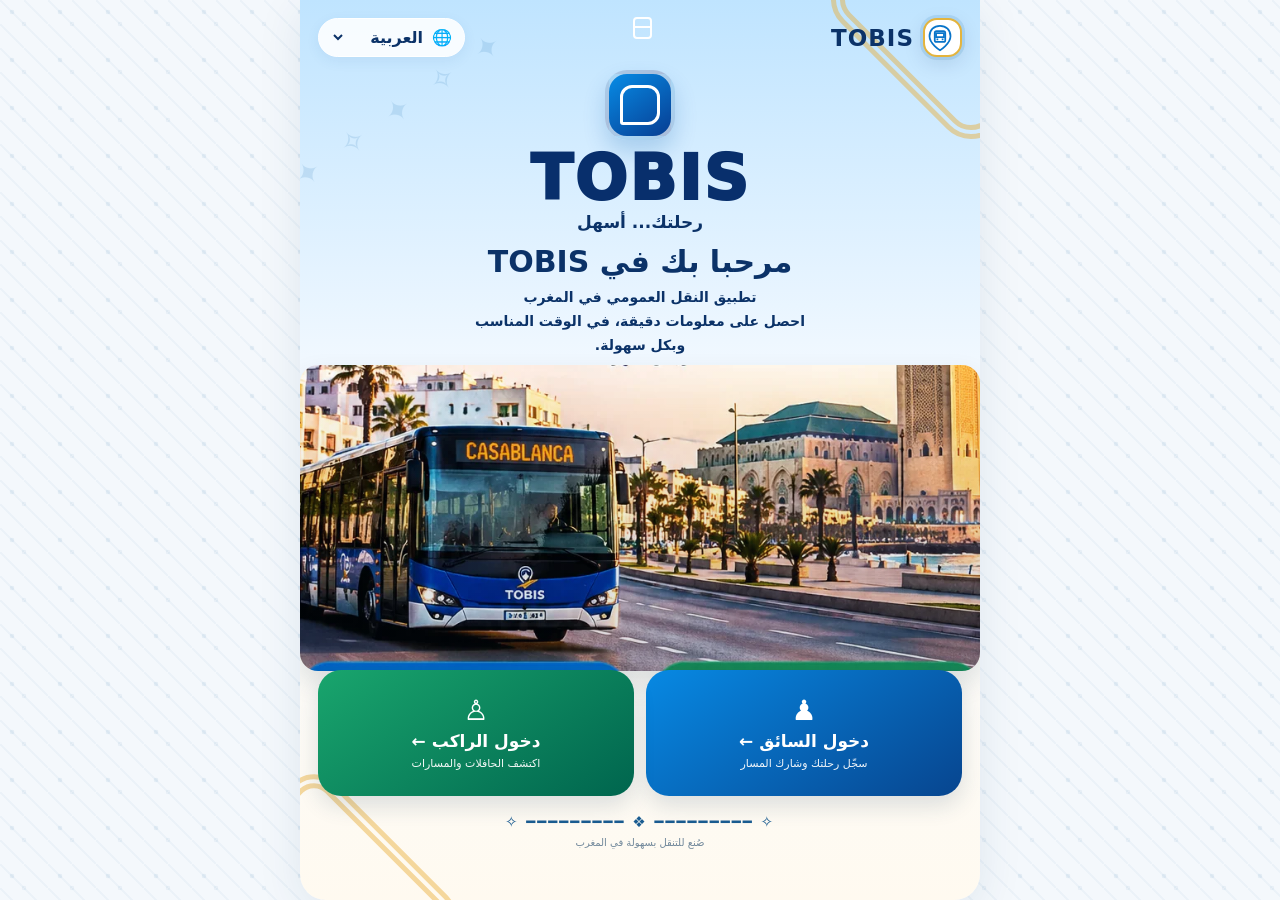
<file: TOBIS_share_all_qr.html>
<!doctype html>
<html lang="fr">
<head>
<meta charset="utf-8"><meta name="viewport" content="width=device-width,initial-scale=1,viewport-fit=cover"><meta name="theme-color" content="#075ba8"><title>TOBIS — Transport urbain</title>
<style>
:root{--blue:#0867b2;--deep:#07477f;--sky:#eaf5ff;--green:#159b70;--ink:#142b40;--muted:#6b7f91;--line:#dce7f0;--bg:#f3f7fb;--white:#fff;--shadow:0 10px 30px #103e6410}*{box-sizing:border-box}body{margin:0;background:var(--bg);font-family:Inter,system-ui,-apple-system,"Segoe UI",sans-serif;color:var(--ink)}button,input,select{font:inherit}button{cursor:pointer}.app{max-width:1120px;margin:auto;min-height:100vh}.top{display:none!important}.toprow{display:flex;align-items:center;justify-content:space-between;gap:12px}.brand{display:flex;align-items:center;gap:10px}.logo{width:48px;height:48px;border-radius:15px;background:#fff;color:var(--blue);display:grid;place-items:center;box-shadow:0 6px 20px #002a5526}.logo svg{width:32px}.brand h1{font-size:24px;letter-spacing:1px;margin:0}.brand p{margin:2px 0 0;font-size:12px;opacity:.85}.mode{display:flex;gap:5px;background:#ffffff22;border-radius:13px;padding:4px}.mode button{border:0;background:transparent;color:#fff;padding:9px 12px;border-radius:10px;font-weight:700;font-size:13px}.mode button.active{background:#fff;color:var(--blue)}.intro{margin-top:23px}.intro h2{font-size:clamp(22px,4vw,32px);margin:0 0 7px}.intro p{margin:0;color:#d9edff;font-size:14px}.content{padding:0 16px 100px;margin-top:-12px}.searchbar,.card{background:var(--white);border:1px solid var(--line);border-radius:18px;box-shadow:var(--shadow)}.searchbar{padding:15px;display:grid;grid-template-columns:1fr 1fr auto;gap:10px;align-items:end}.field label{display:block;color:var(--muted);font-size:12px;font-weight:700;margin:0 0 6px}.field select,.field input{width:100%;border:1px solid var(--line);background:#fbfdff;border-radius:11px;padding:12px;color:var(--ink);outline-color:var(--blue)}.primary{background:var(--blue);color:#fff;border:0;border-radius:12px;padding:13px 17px;font-weight:800;box-shadow:0 5px 12px #0867b226}.subtle{border:1px solid var(--line);background:#fff;color:var(--blue);padding:10px 12px;border-radius:10px;font-weight:700}.grid{display:grid;grid-template-columns:minmax(0,1.4fr) minmax(280px,.8fr);gap:14px;margin-top:14px}.card{padding:17px;min-width:0}.cardhead{display:flex;align-items:center;justify-content:space-between;gap:10px;margin-bottom:14px}.cardhead h3{font-size:16px;margin:0}.muted{color:var(--muted);font-size:12px}.pill{border-radius:99px;padding:6px 9px;font-size:11px;font-weight:800;background:#fff2d8;color:#996000;white-space:nowrap}.pill.green{background:#e4f8ef;color:#087e54}.map{height:290px;position:relative;overflow:hidden;border-radius:14px;background:#e8f2ed;border:1px solid #d6e5df}.map svg{width:100%;height:100%;display:block}.map-fullscreen-btn{border:1px solid var(--line);background:#fff;color:var(--blue);border-radius:10px;padding:8px 10px;font-size:12px;font-weight:800;white-space:nowrap}.map:fullscreen{height:100vh!important;width:100vw!important;border-radius:0;overflow:hidden;background:#e8f2ed}.map-exit-fullscreen{display:none;position:absolute;z-index:10;top:12px;right:12px;border:0;border-radius:12px;padding:11px 14px;background:#10243b;color:#fff;font-weight:800;box-shadow:0 4px 16px #00172b55}.map:fullscreen .map-exit-fullscreen{display:block}.map.map-fullscreen-fallback{position:fixed!important;inset:0!important;z-index:9999!important;width:100vw!important;height:100dvh!important;border-radius:0!important}.map.map-fullscreen-fallback .map-exit-fullscreen{display:block}.map:fullscreen svg{height:100%;width:100%}.bus-info-pop{display:none;position:absolute;z-index:4;left:10px;right:10px;bottom:52px;background:#101b31;color:#fff;border:1px solid #ffffff50;border-radius:16px;padding:13px 14px;box-shadow:0 8px 28px #001b3540}.bus-info-pop.show{display:block}.bus-info-pop .bus-pop-head{display:flex;justify-content:space-between;align-items:center;gap:8px}.bus-info-pop strong{font-size:15px}.bus-info-pop p{font-size:12px;line-height:1.5;margin:7px 0 0;color:#e4eef9}.bus-info-pop small{color:#9ce8c8;font-weight:800}.bus-map-marker{cursor:pointer;filter:drop-shadow(0 3px 4px #18344b45)}.map:fullscreen .maplabel{top:16px;left:16px}.map:fullscreen .mapnote{bottom:10px}.maplabel{position:absolute;left:12px;top:12px;background:#ffffffed;padding:9px 11px;border-radius:10px;font-size:12px;font-weight:800;box-shadow:0 3px 12px #24452b16}.mapnote{position:absolute;bottom:10px;left:10px;right:10px;background:#ffffffeb;border-radius:10px;padding:9px 11px;font-size:11px;color:#5c7182}.stats{display:grid;grid-template-columns:repeat(3,1fr);gap:8px;margin-top:12px}.stat{background:#f5faff;border:1px solid #e4eef6;border-radius:12px;padding:11px}.stat span{display:block;font-size:11px;color:var(--muted)}.stat strong{font-size:19px;display:block;margin-top:4px;color:var(--blue)}.stops{display:flex;flex-direction:column}.stop{display:grid;grid-template-columns:24px 1fr auto;gap:10px;align-items:start;padding:10px 0;border-bottom:1px solid #edf2f6}.stop:last-child{border-bottom:0}.dotcol{height:100%;display:flex;align-items:center;flex-direction:column}.dot{width:12px;height:12px;border:3px solid var(--blue);background:white;border-radius:50%;z-index:1}.dot.done{background:var(--green);border-color:var(--green)}.line{width:2px;background:#c6dced;flex:1;min-height:25px}.stopname{font-weight:750;font-size:13px}.stopdesc{font-size:11px;color:var(--muted);margin-top:4px}.eta{text-align:right;font-weight:800;font-size:12px;color:var(--blue);white-space:nowrap}.eta small{display:block;color:var(--muted);font-weight:500;margin-top:4px}.tabs{display:none!important}.tab{border:1px solid var(--line);background:#fff;border-radius:14px;padding:12px 7px;color:#607487;display:flex;align-items:center;justify-content:center;flex-direction:column;gap:6px;font-size:11px;font-weight:800}.tab svg{width:22px;height:22px}.tab.active{color:var(--blue);background:var(--sky);border-color:#b6d9f4}.panel{display:none}.panel.active{display:block}.settingslist{display:grid;gap:0}.setting{display:flex;justify-content:space-between;align-items:center;gap:15px;padding:13px 0;border-bottom:1px solid #edf2f6}.setting:last-child{border:0}.setting strong{font-size:13px;display:block}.setting small{display:block;color:var(--muted);margin-top:4px;font-size:11px}.switch{appearance:none;width:42px;height:24px;border-radius:99px;background:#cbd5df;position:relative;flex:none;transition:.2s}.switch:checked{background:var(--green)}.switch:before{content:"";position:absolute;width:18px;height:18px;top:3px;left:3px;background:white;border-radius:50%;box-shadow:0 1px 4px #0002;transition:.2s}.switch:checked:before{left:21px}.notice{border-radius:12px;background:#fff8e8;color:#785500;padding:12px;font-size:12px;line-height:1.5;margin-top:12px}.notice.blue{background:#edf7ff;color:#235779}.driverbox{background:linear-gradient(135deg,#edf7ff,#fff);border:1px solid #d9eaf7;padding:15px;border-radius:14px;margin-bottom:13px}.driverbox h4{margin:0 0 5px}.driverbox p{font-size:12px;color:var(--muted);margin:0;line-height:1.5}.foot{text-align:center;color:#8293a2;font-size:11px;padding:15px 10px}.toast{position:fixed;bottom:90px;left:50%;transform:translateX(-50%);background:#102f49;color:white;padding:12px 16px;border-radius:12px;font-size:13px;box-shadow:0 8px 25px #0002;display:none;z-index:5;max-width:90vw}.bottomnav{position:fixed;bottom:0;left:0;right:0;min-height:68px;background:rgba(255,255,255,.97);backdrop-filter:blur(16px);border-top:1px solid #dbe6ef;display:flex;justify-content:space-around;align-items:center;gap:4px;padding:7px 8px max(9px,env(safe-area-inset-bottom));z-index:20;box-shadow:0 -8px 24px #173c580d}.bottomnav button{border:0;background:transparent;color:#718497;font-size:10px;font-weight:750;display:flex;flex:1;flex-direction:column;align-items:center;justify-content:center;gap:4px;min-width:0;max-width:130px;min-height:48px;border-radius:14px;padding:5px 3px;transition:background .15s,color .15s}.bottomnav svg{width:23px;height:23px;stroke-width:2.1}.bottomnav button.active{color:var(--blue);background:#e8f4ff}.bottomnav button.active svg{stroke-width:2.5}.langrow{display:flex;flex-wrap:wrap;gap:8px}.lang{border:1px solid var(--line);background:#fff;border-radius:10px;padding:10px 12px;font-weight:700;color:#4e6577}.lang.active{border-color:var(--blue);background:var(--sky);color:var(--blue)}
@media(max-width:760px){.app{padding-bottom:env(safe-area-inset-bottom)}.top{padding:16px 16px 25px}.intro{margin-top:18px}.content{padding:0 11px 115px}.searchbar{grid-template-columns:1fr 1fr}.searchbar .primary{grid-column:1/-1}.grid{grid-template-columns:1fr}.map{height:250px}.tabs{gap:5px}.tab{padding:10px 4px}.stats{gap:6px}.stat{padding:9px}.stat strong{font-size:17px}.card{padding:14px}}

.welcome-screen{min-height:100svh;max-width:680px;margin:0 auto;position:relative;overflow:hidden;background:linear-gradient(180deg,#bfe4ff 0%,#f8fbff 46%,#fffaf0 100%);padding:18px 18px 24px;color:#0b3268;display:flex;flex-direction:column;isolation:isolate}.welcome-screen:before,.welcome-screen:after{content:"";position:absolute;width:190px;height:190px;border:14px double #e9ad35;opacity:.45;transform:rotate(45deg);z-index:-1}.welcome-screen:before{top:-110px;right:-100px;border-radius:34px}.welcome-screen:after{bottom:-125px;left:-95px;border-radius:30px}.welcome-pattern{position:absolute;color:#0b62a8;opacity:.12;font-size:30px;letter-spacing:10px;z-index:-1}.pattern-a{top:90px;left:-25px;transform:rotate(-35deg)}.pattern-b{bottom:250px;right:-45px;transform:rotate(30deg)}.welcome-top{display:flex;align-items:center;gap:9px;z-index:1}.welcome-mini-logo{width:39px;height:39px;border-radius:14px;background:#fff;color:#0874c9;display:grid;place-items:center;box-shadow:0 6px 18px #174e7920}.welcome-mini-logo svg{width:28px}.welcome-top strong{font-size:23px;letter-spacing:1px}.welcome-spacer{flex:1}.language-pill{display:flex;align-items:center;gap:5px;background:#ffffffdf;border:1px solid #ffffff;border-radius:30px;padding:8px 12px;box-shadow:0 4px 14px #1d5c8d12}.language-pill select{border:0;background:transparent;color:#0b3268;font-weight:800;outline:0;max-width:110px}.welcome-brand{text-align:center;padding-top:13px;z-index:1}.welcome-logo{width:70px;height:70px;margin:auto;border-radius:25px 25px 25px 7px;transform:rotate(-4deg);background:linear-gradient(145deg,#078ce6,#073d92);color:white;display:grid;place-items:center;font-size:38px;box-shadow:0 12px 22px #075ba833;border:4px solid #ffffffa8}.welcome-brand h1{font-size:clamp(44px,12vw,62px);letter-spacing:2px;line-height:1;margin:8px 0 0;color:#082f6c;font-weight:950}.welcome-slogan{font-size:17px;font-weight:800;margin:2px 0 12px}.welcome-brand h2{font-size:clamp(22px,6vw,30px);margin:0 0 7px;font-weight:900}.welcome-brand>p:last-child{font-size:14px;line-height:1.7;margin:0 auto;max-width:360px;font-weight:600}.casablanca-scene{height:clamp(235px,38vh,340px);min-height:235px;position:relative;margin:8px -18px 0;overflow:hidden;background:linear-gradient(180deg,#c7e8ff 0%,#fff1d9 68%,#d8e7e6 69%,#718b9a 100%)}.sun{position:absolute;right:24%;top:20px;width:70px;height:70px;border-radius:50%;background:#ffe8a6;box-shadow:0 0 45px #fff4c5}.minaret{position:absolute;right:9%;bottom:53px;width:47px;height:160px;background:linear-gradient(90deg,#96765d,#d7b28a,#8d7058);clip-path:polygon(24% 0,76% 0,82% 9%,100% 9%,100% 100%,0 100%,0 9%,18% 9%);box-shadow:0 0 12px #6e5c4930}.minaret-top{position:absolute;top:-8px;left:18px;width:12px;height:15px;background:#916f4d}.minaret-body{display:flex;justify-content:space-evenly;padding-top:35px}.minaret-body i{height:34px;width:5px;border-radius:8px;background:#174e6a;box-shadow:0 0 0 3px #d4b18a}.city-buildings{position:absolute;bottom:55px;left:0;right:0;height:100px;display:flex;align-items:end;gap:4px;opacity:.88}.city-buildings span{display:block;background:linear-gradient(90deg,#fff,#d4d9d6);width:14%;height:65%;border-top:5px solid #e9b35d}.city-buildings span:nth-child(2){height:86%;width:17%}.city-buildings span:nth-child(3){height:54%;width:18%}.city-buildings span:nth-child(4){height:74%;width:20%}.city-buildings span:nth-child(5){height:45%;width:15%}.road{position:absolute;bottom:0;left:0;right:0;height:63px;background:linear-gradient(#758d9a,#334f62);border-top:4px solid #f5d9a4}.road:after{content:"";position:absolute;top:30px;left:0;right:0;border-top:3px dashed #f8f4df}.welcome-bus{position:absolute;left:5%;bottom:24px;width:64%;height:113px;background:linear-gradient(145deg,#087dd0,#063d8b);border:4px solid #f7fbff;border-radius:18px 20px 8px 8px;box-shadow:0 12px 20px #092b4b48;transform:perspective(250px) rotateY(3deg)}.bus-destination{margin:7px auto 4px;width:86%;height:20px;background:#12374d;color:#ffbd38;text-align:center;font-weight:900;font-size:11px;letter-spacing:1px;border-radius:4px}.bus-windows{display:flex;gap:4px;margin:0 8px;height:43px}.bus-windows i{flex:1;background:linear-gradient(135deg,#bce8f6,#4c829b);border:2px solid #d8f2ff;border-radius:3px}.bus-front{position:absolute;bottom:4px;left:0;right:0;text-align:center;color:#fff;font-weight:900;font-size:12px}.wheel{position:absolute;bottom:-10px;width:26px;height:26px;border-radius:50%;background:#1c2832;border:5px solid #aebcc4}.wheel-one{left:12%}.wheel-two{right:12%}.palm{position:absolute;left:1%;bottom:94px;font-size:45px;filter:drop-shadow(0 4px 4px #38533a30)}.morocco-flag{position:absolute;left:17%;top:35px;width:43px;height:28px;background:#c72537;transform:rotate(9deg);box-shadow:0 2px 6px #2222;color:#087b45;display:grid;place-items:center}.morocco-flag b{font-size:17px}.welcome-actions{display:grid;grid-template-columns:1fr 1fr;gap:12px;margin-top:-1px;z-index:2}.welcome-actions button{min-height:126px;border:0;border-radius:23px;padding:14px 8px;color:white;display:flex;flex-direction:column;align-items:center;justify-content:center;gap:6px;box-shadow:0 10px 22px #123c5a24}.welcome-driver{background:linear-gradient(145deg,#0789e3,#07458f)}.welcome-passenger{background:linear-gradient(145deg,#19a56d,#00654e)}.welcome-actions button span{font-size:28px;line-height:1}.welcome-actions button strong{font-size:17px}.welcome-actions button small{font-size:11px;opacity:.95}.welcome-footer{text-align:center;color:#1a5c91;font-size:15px;margin-top:17px;letter-spacing:2px}.welcome-footer small{display:block;font-size:10px;letter-spacing:0;margin-top:6px;color:#70879a}@media(min-width:650px){.welcome-screen{border-radius:0 0 26px 26px;box-shadow:0 10px 45px #183f5b18}.casablanca-scene{height:320px}}@media(max-height:760px){.welcome-brand{padding-top:6px}.welcome-logo{width:54px;height:54px;font-size:30px}.welcome-brand h1{font-size:43px}.welcome-brand h2{font-size:21px}.welcome-brand>p:last-child{font-size:12px}.casablanca-scene{height:225px;min-height:225px}.welcome-actions button{min-height:98px}.welcome-footer{margin-top:9px}}

/* TOBIS Moroccan app refresh */
.content{margin-top:0;padding:12px 12px 100px}.top{display:none!important}.home-hero{overflow:hidden;border-radius:24px;background:linear-gradient(160deg,#b8e4ff,#fffaf0 68%,#e7f4ff);border:1px solid #d5e8f6;box-shadow:0 8px 25px #174e7915}.home-hero-art{height:150px;position:relative;overflow:hidden;background:linear-gradient(180deg,#72c5f7,#ffe8bd 74%,#d9e9dc 75%)}.home-hero-art:before{content:"✧  ✦  ✧";position:absolute;top:10px;left:15px;color:#fff;font-size:25px;letter-spacing:18px}.home-sun{position:absolute;right:28%;top:18px;width:54px;height:54px;border-radius:50%;background:#fff1b9;box-shadow:0 0 35px #fff}.home-mosque{position:absolute;right:14%;bottom:35px;font-size:54px;color:#d6b17a;text-shadow:0 0 2px #785f43}.home-minaret{position:absolute;right:12%;bottom:0;height:94px;width:23px;background:linear-gradient(90deg,#9a8065,#f0d2a1,#8e7055);clip-path:polygon(25% 0,75% 0,100% 100%,0 100%)}.home-bus{position:absolute;left:9%;bottom:7px;font-size:78px;filter:drop-shadow(0 8px 4px #31516a40)}.home-welcome{text-align:center;padding:4px 16px 18px;color:#0b3268}.home-mark{margin:-28px auto 4px;position:relative;display:grid;place-items:center;width:55px;height:55px;border-radius:19px;background:linear-gradient(140deg,#0792e8,#063c91);border:4px solid white;box-shadow:0 5px 15px #174e792c;font-size:29px}.home-welcome h2{margin:6px 0;font-size:23px;font-weight:900}.home-welcome p{margin:3px 0 6px;font-weight:800}.home-welcome small{font-size:12px;color:#4c6c89}.home-quick{display:grid;grid-template-columns:1fr 1fr;gap:10px;margin:12px 0}.home-quick button{border:0;border-radius:17px;padding:15px 10px;background:linear-gradient(145deg,#087ed4,#06478d);color:#fff;text-align:center;box-shadow:0 6px 14px #075ba822}.home-quick button:nth-child(2){background:linear-gradient(145deg,#18ac7a,#006e51)}.home-quick span{display:block;font-size:25px;margin-bottom:6px}.home-quick b,.home-quick small{display:block}.home-quick b{font-size:13px}.home-quick small{font-size:10px;opacity:.9;margin-top:4px}.home-city{padding:12px!important}.home-city>label{display:block;font-weight:800;font-size:13px;margin-bottom:8px}.home-city .searchbar{padding:0;border:0;box-shadow:none;grid-template-columns:1fr 1fr;gap:8px}.home-city .searchbar .primary{grid-column:1/-1}.bottomnav button{font-size:10px;min-height:50px}.bottomnav button.active{background:#e8f4ff}.bottomnav button span{white-space:nowrap}.tabs{display:none!important}.panel{display:none}.panel.active{display:block}.app{max-width:680px;min-height:100vh;background:#f4f9fd;box-shadow:0 0 30px #0b32680c}.foot{padding-bottom:15px}
@media(max-width:390px){.home-hero-art{height:128px}.home-bus{font-size:66px}.home-welcome h2{font-size:20px}.bottomnav{gap:0;padding-left:3px;padding-right:3px}.bottomnav button{font-size:9px}}

.live-tracking-label{position:absolute;z-index:5;top:12px;right:12px;max-width:85%;padding:10px 13px;border-radius:14px;background:rgba(4,52,91,.92);color:#fff;font-size:13px;font-weight:800;box-shadow:0 5px 18px #082b4b35;direction:rtl}

.bus-live-card{margin:12px 0;border:1px solid #d8e8f4!important;border-radius:20px!important;overflow:hidden;background:linear-gradient(145deg,#fff,#f0f8ff)!important}
.bus-live-head{display:flex;align-items:center;gap:8px;padding:12px 13px;border-bottom:1px solid #e2edf5;font-size:13px}.bus-live-dot{width:9px;height:9px;background:#f4a900;border-radius:50%;box-shadow:0 0 0 4px #f4a90022}.bus-live-tag{margin-right:auto;background:#fff0c2;color:#8b5b00;border-radius:20px;padding:4px 8px;font-size:10px;font-weight:800}.bus-live-main{display:flex;align-items:center;gap:13px;padding:15px}.bus-live-number{min-width:62px;height:62px;border-radius:17px;background:linear-gradient(145deg,#087fd1,#06478d);color:#fff;display:grid;place-items:center;font-size:29px;font-weight:950;box-shadow:0 7px 15px #075ba822}.bus-live-info{display:flex;flex-direction:column;gap:5px}.bus-live-info strong{font-size:14px;color:#073f78}.bus-live-info span{font-size:12px;color:#243f55}.bus-live-info small{font-size:11px;color:#60788b}.bus-live-foot{display:flex;justify-content:space-between;gap:8px;background:#eaf5fd;padding:10px 13px;font-size:10px;color:#315b79}.mode button{display:none!important}

.app-home-logo{display:flex;align-items:center;gap:9px;width:max-content;max-width:100%;margin:4px 0 14px;padding:7px 13px 7px 8px;border:1px solid #d8e8f5;border-radius:16px;background:#fff;box-shadow:0 5px 18px #103e6410;color:#0867b2;font-weight:900;cursor:pointer}.app-home-logo .mark{width:36px;height:36px;display:grid;place-items:center;border-radius:11px;background:linear-gradient(145deg,#078ce6,#073d92);color:#fff;font-size:21px}.app-home-logo small{display:block;font-size:10px;font-weight:600;color:#6b7f91}.bus-live-card{overflow:hidden}.bus-live-head{display:flex;align-items:center;gap:8px;flex-wrap:wrap}.bus-live-dot{width:9px;height:9px;border-radius:50%;background:#f0a21a;box-shadow:0 0 0 4px #fff1d2}.bus-live-tag{margin-inline-start:auto;background:#fff3d9;color:#986000;border-radius:99px;padding:5px 9px;font-size:10px;font-weight:800}.bus-live-main{display:flex;align-items:center;gap:12px}.bus-live-number{width:48px;height:48px;display:grid;place-items:center;border-radius:13px;background:linear-gradient(145deg,#087dd0,#063d8b);color:#fff;font-size:23px;font-weight:950;flex:none}.bus-live-info{display:flex;flex-direction:column;gap:4px;flex:1;min-width:0}.bus-live-info strong{font-size:14px}.bus-live-info span{font-size:12px;color:#435d70}.bus-live-info small{font-size:11px;color:#6b7f91}.bus-live-foot{display:flex;justify-content:space-between;gap:8px;flex-wrap:wrap;border-top:1px solid #e8eef4;padding-top:11px;margin-top:8px;font-size:11px;color:#647b8d}

/* Moroccan zellige identity: subtle on every page, without changing the existing layout */
body{background-color:#f4f8fc;background-image:radial-gradient(circle at 12px 12px,rgba(14,91,155,.075) 2px,transparent 2.6px),radial-gradient(circle at 24px 24px,rgba(14,91,155,.055) 2px,transparent 2.6px),linear-gradient(45deg,transparent 46%,rgba(13,91,151,.035) 47%,rgba(13,91,151,.035) 53%,transparent 54%);background-size:48px 48px,48px 48px,24px 24px}
.app{position:relative}
.app:before{content:"✧  ❖  ✧  ❖  ✧";display:block;text-align:center;letter-spacing:9px;font-size:13px;font-weight:900;color:#c99724;background:linear-gradient(90deg,#07539a,#0874bb,#087c70);padding:7px 8px;border-bottom:3px solid #d8a52e;opacity:.96}
.card,.searchbar,.driverbox{position:relative;overflow:hidden}
.card:before,.searchbar:before{content:"";position:absolute;top:0;left:0;right:0;height:3px;background:linear-gradient(90deg,#0872b9,#12a778,#e6b42e,#0872b9);opacity:.9;pointer-events:none}
.cardhead h3:before{content:"❖";color:#c89b2b;margin-inline-end:8px;font-size:13px}
.bottomnav{border-top:3px solid transparent;border-image:linear-gradient(90deg,#0872b9,#12a778,#e6b42e,#0872b9) 1}
.bottomnav button.active{box-shadow:inset 0 -2px 0 #d7a42b}
.logo,.welcome-mini-logo{border:2px solid #e4b43d;box-shadow:0 0 0 3px rgba(9,104,166,.12),0 6px 20px #002a5520}
/* Keep fullscreen map clean and usable; the Moroccan ornament stays outside the map itself. */
.map:fullscreen,.map.map-fullscreen-fallback{background-color:#e8f2ed}

</style><style>
/* TOBIS realistic-photo repair: replaces the cartoon illustration with a real-looking Casablanca scene */
.casablanca-scene {
  height:clamp(220px,34vh,310px)!important; min-height:220px!important;
  background-image:linear-gradient(0deg,rgba(3,29,57,.14),rgba(3,29,57,0)),url("[data-uri]")!important;
  background-size:cover!important;background-position:center 58%!important;
  border-radius:18px!important;box-shadow:0 12px 26px #102f4a24!important;
}
.casablanca-scene > * {display:none!important}
.home-hero-art {
  height:190px!important;
  background-image:linear-gradient(0deg,rgba(3,29,57,.12),rgba(3,29,57,0)),url("[data-uri]")!important;
  background-size:cover!important;background-position:center 58%!important;
}
.home-hero-art > * {display:none!important}
.welcome-logo {font-size:0!important; transform:none!important; border-radius:22px!important; background:linear-gradient(145deg,#078ce6,#073d92)!important}
.welcome-logo:before {content:"";display:block;width:34px;height:34px;border:3px solid #fff;border-radius:12px 12px 12px 3px;position:relative}
.welcome-logo:after {content:"";position:absolute;width:15px;height:18px;border:2px solid white;border-radius:4px;top:17px;left:calc(50% - 7.5px);background:linear-gradient(180deg,transparent 0 40%,#fff 40% 48%,transparent 48%)}
@media(max-height:760px) {
 .casablanca-scene {height:210px!important;min-height:210px!important}
 .home-hero-art {height:155px!important}
}

.net-connect-card{display:flex;align-items:center;justify-content:space-between;gap:12px;margin:14px 0;padding:13px 15px;border:1px solid #bfe7d1;border-radius:18px;background:linear-gradient(135deg,#f0fff6,#fff);box-shadow:0 8px 22px #12633a0b}.net-connect-status{display:flex;align-items:center;gap:10px;min-width:0}.net-status-dot{width:12px;height:12px;flex:0 0 12px;border-radius:50%;background:#9ca3af;box-shadow:0 0 0 4px #9ca3af22}.net-connect-card.is-online .net-status-dot{background:#16a34a;box-shadow:0 0 0 4px #16a34a22}.net-connect-card.is-offline{border-color:#fecaca;background:#fff7f7}.net-connect-card.is-offline .net-status-dot{background:#dc2626;box-shadow:0 0 0 4px #dc262622}.net-connect-status strong{display:block;font-size:14px;color:#17452e}.net-connect-status small{display:block;margin-top:3px;color:#64748b;font-size:12px}.net-connect-btn{border:0;border-radius:12px;background:#16a34a;color:white;font-weight:800;padding:11px 13px;white-space:nowrap;box-shadow:0 4px 10px #16a34a22}.net-connect-btn:active{transform:scale(.98)}@media(max-width:420px){.net-connect-card{align-items:flex-start;flex-direction:column}.net-connect-btn{width:100%}}
</style></head>
<body>
<section id="welcomeScreen" class="welcome-screen" dir="rtl">
 <div class="welcome-pattern pattern-a">✦ ✧ ✦ ✧ ✦</div><div class="welcome-pattern pattern-b">✧ ✦ ✧ ✦</div>
 <div class="welcome-top"><button type="button" class="welcome-mini-logo" aria-label="الصفحة الرئيسية"><svg viewBox="0 0 64 64" fill="none" stroke="currentColor" stroke-width="4"><path d="M32 4C18 4 8 14 8 28c0 17 24 32 24 32s24-15 24-32C56 14 46 4 32 4Z"/><rect x="20" y="16" width="24" height="25" rx="4"/><path d="M23 21h18v9H23zM24 35h4m8 0h4"/></svg></button><strong>TOBIS</strong><span class="welcome-spacer"></span><label class="language-pill">🌐 <select id="welcomeLanguage" aria-label="اختيار اللغة" onchange="chooseWelcomeLanguage(this.value)"><option value="ar">العربية</option><option value="fr">Français</option><option value="en">English</option><option value="es">Español</option><option value="de">Deutsch</option></select></label></div>
 <div class="welcome-brand"><div class="welcome-logo" aria-label="TOBIS"></div><h1>TOBIS</h1><p class="welcome-slogan">رحلتك... أسهل</p><h2 id="welcomeTitle">مرحبا بك في TOBIS</h2><p id="welcomeDesc">تطبيق النقل العمومي في المغرب<br>احصل على معلومات دقيقة، في الوقت المناسب وبكل سهولة.</p></div>
 <div class="casablanca-scene" aria-label="حافلة في الدار البيضاء"><div class="live-tracking-label" dir="rtl">📍 تتبّع الطوبيس على المباشر</div><div class="sun"></div><div class="minaret"><div class="minaret-top"></div><div class="minaret-body"><i></i><i></i><i></i></div></div><div class="city-buildings"><span></span><span></span><span></span><span></span><span></span></div><div class="palm palm-one">🌴</div><div class="road"></div><div class="welcome-bus"><div class="bus-destination">CASABLANCA</div><div class="bus-windows"><i></i><i></i><i></i><i></i></div><div class="bus-front">TOBIS</div><b class="wheel wheel-one"></b><b class="wheel wheel-two"></b></div><div class="morocco-flag"><b>★</b></div></div>
 <div class="welcome-actions"><button class="welcome-driver" onclick="enterApp('driver')"><span>♟</span><strong id="welcomeDriver">دخول السائق ←</strong><small id="welcomeDriverDesc">سجّل رحلتك وشارك المسار</small></button><button class="welcome-passenger" onclick="enterApp('passenger')"><span>♙</span><strong id="welcomePassenger">دخول الراكب ←</strong><small id="welcomePassengerDesc">اكتشف الحافلات والمسارات</small></button></div>
 <div class="welcome-footer">✧ ━━━━━━━━━ ❖ ━━━━━━━━━ ✧<small>صُنع للتنقل بسهولة في المغرب</small></div>
</section>
<div id="mainApp" style="display:none"><div class="app">
<header class="top"><div class="toprow"><div class="brand"><div class="logo"><svg viewBox="0 0 64 64" fill="none" stroke="currentColor" stroke-width="4"><rect x="10" y="8" width="44" height="42" rx="8"/><path d="M14 17h36v17H14zM18 42h6m16 0h6M18 54l-4 4m32-4 4 4"/><circle cx="21" cy="38" r="3" fill="currentColor"/><circle cx="43" cy="38" r="3" fill="currentColor"/></svg></div><div><h1>TOBIS</h1><p id="tagline">Le bus en temps réel • Maroc</p></div></div><div class="mode"><button id="passengerMode" class="active" onclick="setMode('passenger')">راكب</button><button id="driverMode" onclick="setMode('driver')">سائق</button></div></div><div class="intro"><h2 id="headline">الطوبيس ديالك فين وصل؟</h2><p id="subhead">تتبّع خطك، شوف المحطات، ووصل فوقتك.</p></div></header>
<main class="content"><button class="app-home-logo" type="button" onclick="returnHome(this)" aria-label="رجوع للصفحة الرئيسية"><span class="mark">⌖</span><span>TOBIS<small>اضغط هنا للرجوع للرئيسية</small></span></button>
<div class="tabs"><button class="tab active" data-panel="mapPanel" onclick="openPanel('mapPanel',this)"><svg viewBox="0 0 24 24" fill="none" stroke="currentColor" stroke-width="2"><path d="M3 6l6-3 6 3 6-3v15l-6 3-6-3-6 3zM9 3v15m6-12v15"/></svg><span data-key="map">الخريطة</span></button><button class="tab" data-panel="notifyPanel" onclick="openPanel('notifyPanel',this)"><svg viewBox="0 0 24 24" fill="none" stroke="currentColor" stroke-width="2"><path d="M18 8a6 6 0 00-12 0c0 7-3 7-3 9h18c0-2-3-2-3-9M10 21h4"/></svg><span data-key="notifications">الإشعارات</span></button><button class="tab" data-panel="routesPanel" onclick="openPanel('routesPanel',this)"><svg viewBox="0 0 24 24" fill="none" stroke="currentColor" stroke-width="2"><circle cx="6" cy="18" r="3"/><circle cx="18" cy="6" r="3"/><path d="M8.5 16.5l7-7M6 15V8a2 2 0 012-2h7"/></svg><span data-key="routes">المسارات</span></button><button class="tab" data-panel="settingsPanel" onclick="openPanel('settingsPanel',this)"><svg viewBox="0 0 24 24" fill="none" stroke="currentColor" stroke-width="2"><circle cx="12" cy="12" r="3"/><path d="M19.4 15a1.7 1.7 0 00.3 1.9l.1.1-1.7 2.9-.2-.1a1.7 1.7 0 00-1.8.1l-.2.1h-3.4l-.1-.2a1.7 1.7 0 00-1.7-1l-.2.1-2.9-1.7.1-.2a1.7 1.7 0 00-.1-1.8l-.1-.2v-3.4l.2-.1a1.7 1.7 0 001-1.7l-.1-.2 1.7-2.9.2.1a1.7 1.7 0 001.8-.1l.2-.1h3.4l.1.2a1.7 1.7 0 001.7 1l.2-.1 2.9 1.7-.1.2a1.7 1.7 0 00.1 1.8l.1.2V15z" transform="translate(-1 -1) scale(1.08)"/></svg><span data-key="settings">الإعدادات</span></button></div>
<section id="homePanel" class="panel active"><div class="home-hero"><div class="home-hero-art"><div class="home-sun"></div><div class="home-mosque">✦</div><div class="home-minaret"></div><div class="home-bus">🚌</div></div><div class="home-welcome"><div class="home-mark" aria-label="TOBIS">⌖</div><h2>مرحبا بك في <b>TOBIS</b></h2><p>تطبيق النقل العمومي في المغرب</p><small>تتبّع الحافلات، اكتشف المسارات، ووصل فوقتك.</small></div></div><div class="net-connect-card" id="netConnectCard" dir="rtl"><div class="net-connect-status"><span class="net-status-dot" id="netStatusDot"></span><div><strong id="netStatusTitle">الاتصال بالإنترنت غير مفحوص</strong><small id="netStatusDesc">اضغط للتحقق من اتصال TOBIS</small></div></div><button type="button" class="net-connect-btn" id="netConnectBtn" onclick="checkAppInternet()">🌐 فحص الاتصال</button></div>
<div class="home-quick"><button onclick="navTo('mapPanel',document.querySelector('.bottomnav button[data-home-target=mapPanel]'))"><span>🗺️</span><b>الخريطة والحافلات</b><small>شوف الحافلات القريبة</small></button><button onclick="navTo('routesPanel',document.querySelector('.bottomnav button[data-home-target=routesPanel]'))"><span>🚌</span><b>المسارات</b><small>اختار الخط أو شارك مسار</small></button></div><div class="bus-live-card card" id="homeBusCard"><div class="bus-live-head"><span class="bus-live-dot"></span><strong>حافلات الخط المختار</strong><span class="bus-live-tag">عرض تجريبي</span></div><div id="selectedBusesHome"><div class="bus-live-main"><div class="bus-live-number">12</div><div class="bus-live-info"><strong>HASSAN II · 12</strong><span>مسجد الحسن الثاني ↔ سيدي معروف</span><small>📍 الدار البيضاء · خط تجريبي</small></div></div><div class="bus-live-foot"><span>🚌 حالة الحافلة</span><span>GPS المباشر غير مربوط بعد</span></div></div></div><div class="home-city card"><label for="city">اختار المدينة والخط</label><div class="searchbar"><div class="field"><label id="cityLabel">المدينة</label><select id="city"><option>طنجة</option><option>الرباط</option><option selected>الدار البيضاء</option><option>مراكش</option><option>أكادير</option></select></div><div class="field"><label id="lineLabel">رقم الخط</label><select id="line"><option value="5">الخط 5 — تجريبي</option><option value="10">الخط 10 — تجريبي</option><option value="20">الخط 20 — تجريبي</option></select></div><button class="primary" id="trackBtn" onclick="trackBus()">تتبّع الطوبيس ←</button></div></div></section>
<section id="mapPanel" class="panel"><div class="grid"><div class="card"><div class="cardhead"><h3 id="mapTitle">الخريطة المباشرة</h3><div style="display:flex;gap:7px;align-items:center"><span class="pill" id="gpsStatus">عرض تجريبي</span><button class="map-fullscreen-btn" onclick="toggleMapFullscreen()" id="mapFullscreenBtn">⛶ ملء الشاشة</button></div></div><div class="map" id="liveMap"><button type="button" class="map-exit-fullscreen" id="mapExitFullscreenBtn" onclick="exitMapFullscreen()">↙ رجوع للخريطة العادية</button><svg viewBox="0 0 640 360" preserveAspectRatio="xMidYMid slice" aria-label="Illustrative route map"><rect width="640" height="360" fill="#eaf3ed"/><path d="M-30 70L670 310M-10 270L600 -20M100 -30L300 400M470 -20L400 390" stroke="#fff" stroke-width="26"/><path d="M-30 70L670 310M-10 270L600 -20M100 -30L300 400M470 -20L400 390" stroke="#d5e1da" stroke-width="2"/><path d="M30 295 C110 270 105 215 190 215 S280 160 340 175 S420 90 505 105 S580 55 630 65" fill="none" stroke="#fff" stroke-width="13" stroke-linecap="round"/><path d="M30 295 C110 270 105 215 190 215 S280 160 340 175 S420 90 505 105 S580 55 630 65" fill="none" stroke="#0875ca" stroke-width="6" stroke-linecap="round" stroke-dasharray="1 0"/><g fill="#fff" stroke="#0875ca" stroke-width="4"><circle cx="30" cy="295" r="8"/><circle cx="190" cy="215" r="8"/><circle cx="340" cy="175" r="8"/><circle cx="505" cy="105" r="8"/><circle cx="630" cy="65" r="8"/></g><g class="bus-map-marker" role="button" tabindex="0" aria-label="تفاصيل الحافلة 2" onclick="showBusCard('2')" onkeydown="if(event.key==='Enter')showBusCard('2')" transform="translate(323 145)"><circle r="25" fill="#0875ca" opacity=".17"/><circle r="17" fill="#0875ca"/><g transform="translate(-10 -11)" stroke="#fff" stroke-width="2" fill="none"><rect width="20" height="18" rx="3"/><path d="M3 4h14v7H3zM5 15h2m6 0h2"/></g></g><g fill="#597769" font-size="12" font-weight="600"><text x="40" y="270">Gare routière</text><text x="145" y="195">Av. Mohammed V</text><text x="350" y="150">Place centrale</text><text x="475" y="80">Hôpital</text><text x="530" y="38">Terminus</text></g><path d="M520 220q25-24 50 0v38h-50z" fill="#c8dfcf"/><path d="M540 225v33m-10-23h20" stroke="#fff" stroke-width="4"/><path d="M70 40q20-16 40 0v40H70z" fill="#c8dfcf"/></svg><button class="bus-map-marker" onclick="showBusCard('7')" style="position:absolute;left:72%;top:29%;border:0;border-radius:50%;background:#159b70;color:white;width:42px;height:42px;font-size:19px;box-shadow:0 3px 10px #173c5860" aria-label="تفاصيل الحافلة 7">🚌</button><div class="bus-info-pop" id="busInfoPop" role="status"><div class="bus-pop-head"><strong id="busInfoTitle">🚌 الحافلة رقم 2</strong><button class="map-fullscreen-btn" onclick="hideBusCard()">إغلاق ✕</button></div><p id="busInfoRoute">الخط: غير محدد</p><p id="busInfoLocation">📍 الموقع المعروض توضيحي</p><small id="busInfoStatus">● بيانات تجريبية — GPS المباشر غير مربوط</small></div><div class="maplabel" id="mapCityLabel">📍 طنجة • الخط 5</div><div class="mapnote" id="mapNote">خريطة توضيحية — موقع الحافلة ليس GPS حقيقياً في هذه النسخة.</div></div><div class="stats"><div class="stat"><span id="nextStopLabel">المحطة القادمة</span><strong id="eta">5 د</strong></div><div class="stat"><span id="distanceLabel">المسافة المتبقية</span><strong id="distance">1.2 كم</strong></div><div class="stat"><span id="arrivalLabel">الوصول المتوقع</span><strong id="arrival">—:—</strong></div></div></div><div class="card"><div class="cardhead"><h3 id="nextStopsTitle">المحطات القادمة</h3><button class="subtle" onclick="openPanel('routesPanel',document.querySelector('[data-panel=routesPanel]'))" id="allStops">كل المحطات</button></div><div class="stops" id="miniStops"></div><div class="notice blue" id="demoNotice">الأوقات والمسافات في هذه النسخة أمثلة توضيحية وليست بيانات مباشرة.</div></div></div></section>
<section id="notifyPanel" class="panel"><div class="card"><div class="cardhead"><h3 id="notifyTitle">إعدادات الإشعارات</h3><span class="pill green" id="defaultLabel">الإعدادات الافتراضية</span></div><div class="settingslist"><div class="setting"><div><strong>Push notifications</strong><small id="pushDesc">تنبيهات الوصول على الهاتف</small></div><input class="switch" type="checkbox" id="push" checked></div><div class="setting"><div><strong>WhatsApp</strong><small id="waDesc">رسائل واتساب — تحتاج ربط خدمة أعمال</small></div><input class="switch" type="checkbox" id="whatsapp"></div><div class="setting"><div><strong id="vibrationLabel">الهزاز</strong><small id="vibrationDesc">اهتزاز عند وصول التنبيه، حسب الجهاز</small></div><input class="switch" type="checkbox" id="vibration" checked></div><div class="setting"><div><strong id="soundLabel">الرنة</strong><small id="soundDesc">الرنة الحالية</small></div><select id="sound" class="field" style="max-width:145px;padding:9px;border:1px solid var(--line);border-radius:10px"><option>Classique</option><option>Ding</option><option>Discrète</option><option>Silencieux</option></select></div><div class="setting"><div><strong id="leadLabel">التنبيه قبل الوصول حسب الوقت</strong><small id="leadDesc">اختار الوقت اللي بغيتي يسبق الوصول</small></div><select id="lead" style="max-width:145px;padding:9px;border:1px solid var(--line);border-radius:10px"><option value="5" selected>5 دقائق</option><option value="6" >6 دقائق</option><option value="7" >7 دقائق</option><option value="8" >8 دقائق</option><option value="9" >9 دقائق</option><option value="10" >10 دقائق</option><option value="11" >11 دقائق</option><option value="12" >12 دقائق</option><option value="13" >13 دقائق</option><option value="14" >14 دقائق</option><option value="15" >15 دقائق</option><option value="16" >16 دقائق</option><option value="17" >17 دقائق</option><option value="18" >18 دقائق</option><option value="19" >19 دقائق</option><option value="20" >20 دقائق</option><option value="21" >21 دقائق</option><option value="22" >22 دقائق</option><option value="23" >23 دقائق</option><option value="24" >24 دقائق</option><option value="25" >25 دقائق</option><option value="26" >26 دقائق</option><option value="27" >27 دقائق</option><option value="28" >28 دقائق</option><option value="29" >29 دقائق</option><option value="30" >30 دقائق</option></select></div><div class="setting"><div><strong>التنبيه حسب المسافة</strong><small>اختار شحال يبقى للطوبيس باش يوصلك التنبيه</small></div><select id="leadDistance" style="max-width:145px;padding:9px;border:1px solid var(--line);border-radius:10px"><option value="1" >1 كم</option><option value="2" >2 كم</option><option value="3" >3 كم</option><option value="4" >4 كم</option><option value="5" selected>5 كم</option><option value="6" >6 كم</option><option value="7" >7 كم</option><option value="8" >8 كم</option><option value="9" >9 كم</option><option value="10" >10 كم</option><option value="11" >11 كم</option><option value="12" >12 كم</option><option value="13" >13 كم</option><option value="14" >14 كم</option><option value="15" >15 كم</option></select></div></div><button class="primary" style="width:100%;margin-top:15px" onclick="saveSettings()" id="saveNotify">حفظ الإعدادات</button><button class="subtle" style="width:100%;margin-top:9px" onclick="testNotification()" id="testNotify">🔔 جرّب الإشعار الآن</button><div class="notice blue" id="notifyTestNote">جرّب الإشعار والصوت والهزاز. إشعارات الهاتف قد تحتاج فتح التطبيق عبر HTTPS ومنح إذن المتصفح.</div><div class="notice">هذه نسخة تجريبية: لا توجد خدمة Push خلفية أو تنبيهات وصول تلقائية مربوطة بعد.</div></div></section>
<section id="routesPanel" class="panel"><div class="card"><div class="cardhead"><h3 id="routesTitle">المسار والمحطات</h3><span class="pill">خط تجريبي</span></div><p class="muted" id="routeSubtitle">الخط 5 • اتجاه المحطة النهائية</p><div class="stops" id="allStopsList"></div><div class="notice blue" id="routeNotice">المحطات المعروضة نموذج تجريبي. هنا يمكنك مشاهدة المسار والمحطات؛ أدوات تسجيل الرحلة خاصة بواجهة السائق.</div></div>
<div class="card" id="driverTripCard" style="margin-top:14px;display:none"><div class="cardhead"><h3>🚍 رحلة السائق من الهاتف</h3><span class="pill" id="tripPill">متوقف</span></div><p class="muted">اختار المدينة والخط من الأعلى، ثم اضغط انطلاق. التطبيق يسجل نقاط GPS من هاتف السائق طوال الرحلة.</p><div class="grid" style="grid-template-columns:1fr 1fr;margin-top:12px"><div class="stat"><span>نقاط GPS المسجلة</span><strong id="gpsPointsCount">0</strong></div><div class="stat"><span>حالة الرحلة</span><strong id="tripStatus">جاهز</strong></div></div><button class="primary" id="startTripBtn" style="width:100%;margin-top:12px" onclick="startDriverTrip()">▶ انطلاق الرحلة</button><button class="subtle" id="stopTripBtn" style="width:100%;margin-top:8px;display:none" onclick="stopDriverTrip()">■ إنهاء الرحلة وحفظ المسار</button><button class="subtle" style="width:100%;margin-top:8px" onclick="exportDriverRoute()">↗ مشاركة المسار مع سائق آخر</button><label class="subtle" style="display:block;text-align:center;margin-top:8px;cursor:pointer">⇩ استيراد مسار من سائق آخر<input id="routeImportFile" type="file" accept="application/json,.json" style="display:none" onchange="importDriverRoute(event)"></label><div class="notice blue">المشاركة هنا تتم بملف مسار يمكن إرساله عبر واتساب أو Bluetooth. مشاركة الموقع الحي بين هواتف مختلفة تحتاج خادماً مشتركاً، وهذا غير مربوط في هذه النسخة.</div></div></section>
<section id="settingsPanel" class="panel"><div class="grid"><div class="card"><div class="cardhead"><h3 id="settingsTitle">الإعدادات الشخصية</h3></div><div class="settingslist"><div class="field" style="margin-bottom:13px"><label id="phoneLabel">رقم الهاتف (اختياري)</label><input id="phone" type="tel" placeholder="+212 …"></div><div class="field" style="margin-bottom:13px"><label id="settingsCityLabel">المدينة</label><select id="citySettings"><option>طنجة</option><option>الرباط</option><option>الدار البيضاء</option><option>مراكش</option><option>أكادير</option></select></div><div class="setting"><div><strong id="geoTitle">تحديد الموقع الجغرافي</strong><small id="geoDesc">طلب إذن الموقع عند الحاجة</small></div><button class="subtle" onclick="requestGeo()" id="geoBtn">تفعيل الموقع</button></div></div><div class="field" style="margin-top:18px;padding:14px;border:1px solid var(--line);border-radius:14px;background:#f8fbff"><label style="font-size:14px;color:var(--ink)">🚌 الحافلات اللي بغيتي تتبّع</label><small style="display:block;color:var(--muted);margin:5px 0 10px">اختار الأرقام، وغادي يبانوا ليك مباشرة فـ Home.</small><div style="display:flex;gap:14px;flex-wrap:wrap"><label style="display:flex;align-items:center;gap:7px"><input type="checkbox" class="bus-choice" value="2" checked> الحافلة 2</label><label style="display:flex;align-items:center;gap:7px"><input type="checkbox" class="bus-choice" value="7" checked> الحافلة 7</label><label style="display:flex;align-items:center;gap:7px"><input type="checkbox" class="bus-choice" value="12"> الحافلة 12</label><label style="display:flex;align-items:center;gap:7px"><input type="checkbox" class="bus-choice" value="20"> الحافلة 20</label></div><button class="primary" style="width:100%;margin-top:12px" onclick="saveBusChoices()">حفظ الحافلات المختارة</button></div>
<div class="field" id="shareAppCard" style="margin-top:18px;padding:15px;border:1px solid var(--line);border-radius:14px;background:#f8fbff"><h3 style="margin:0 0 6px;font-size:16px">📲 شارك تطبيق TOBIS</h3><p style="margin:0 0 12px;font-size:12px;line-height:1.6;color:var(--muted)">صيفط التطبيق للناس عبر التطبيقات المتاحة فهاتفك، أو نسخ الرابط، أو استعمل كود QR.</p><button class="primary" style="width:100%;margin-bottom:8px" onclick="shareTOBIS()">📤 مشاركة بجميع الوسائل</button><div style="display:grid;grid-template-columns:1fr 1fr;gap:8px"><button class="subtle" onclick="shareTOBISWhatsApp()">واتساب</button><button class="subtle" onclick="shareTOBISSMS()">SMS</button><button class="subtle" onclick="shareTOBISEmail()">البريد الإلكتروني</button><button class="subtle" onclick="copyTOBISLink()">📋 نسخ الرابط</button></div><button class="subtle" style="width:100%;margin-top:8px" onclick="toggleTOBISQR()">▦ إظهار كود QR</button><div id="tobisQRWrap" style="display:none;text-align:center;margin-top:12px;padding:12px;background:white;border-radius:12px"><img id="tobisQR" alt="كود QR لمشاركة TOBIS" style="width:190px;height:190px;max-width:100%;image-rendering:pixelated"><p id="tobisQRNote" style="font-size:11px;color:var(--muted);line-height:1.5;margin:8px 0 0">مسح الكود يفتح رابط التطبيق.</p></div><div class="notice blue" style="margin-top:10px">مهم: خاص التطبيق يكون منشور برابط إنترنت باش يقدر أي شخص يفتحو من هاتف آخر. مشاركة ملف HTML بوحدو ما كتضمنش التثبيت كتطبيق.</div></div>
<div class="field" style="margin-top:18px"><label id="languageLabel">لغة التطبيق</label><div class="langrow"><button class="lang active" onclick="setLanguage('ar',this)">🇲🇦 العربية</button><button class="lang" onclick="setLanguage('fr',this)">🇫🇷 Français</button><button class="lang" onclick="setLanguage('en',this)">🇬🇧 English</button><button class="lang" onclick="setLanguage('es',this)">🇪🇸 Español</button><button class="lang" onclick="setLanguage('de',this)">🇩🇪 Deutsch</button></div></div><button class="primary" style="width:100%;margin-top:16px" onclick="saveProfile()" id="saveProfile">حفظ الإعدادات</button></div><div class="card" id="driverSettings"><div class="cardhead"><h3 id="companyTitle">إعدادات السائق</h3></div><div class="driverbox"><h4 id="companyNameTitle">اسم شركة النقل</h4><p id="companyHelp">خاص بالسائق: إدخال اسم الشركة ورقم الحافلة والخط، بعد اعتماد الشركة.</p></div><div class="field" style="margin-bottom:13px"><label id="companyLabel">اسم الشركة</label><input id="company" placeholder="مثال: شركة النقل الحضري"></div><div class="field" style="margin-bottom:13px"><label id="busLabel">رقم الحافلة / المعرّف</label><input id="busId" placeholder="BUS-005"></div><div class="field"><label id="driverLineLabel">الخط المخصص</label><select id="driverLine"><option>الخط 5</option><option>الخط 10</option><option>الخط 20</option></select></div><button class="primary" style="width:100%;margin-top:16px" onclick="driverConnect()" id="connectBtn">اختبار حالة الربط</button><div class="notice" id="driverStatus">غير مربوط — يلزم إعداد اتصال GPS من الشركة.</div></div></div></section>
<div class="foot">TOBIS • Prototype v0.2 • نموذج تجريبي غير مرتبط حالياً ببيانات تشغيلية حقيقية</div></main></div>
<nav class="bottomnav"><button class="active" data-home-target="homePanel" onclick="navTo('homePanel',this)"><svg viewBox="0 0 24 24" fill="none" stroke="currentColor" stroke-width="2"><path d="m3 10 9-7 9 7v10a1 1 0 0 1-1 1h-5v-7H9v7H4a1 1 0 0 1-1-1z"/></svg><span>هوم</span></button><button data-home-target="mapPanel" onclick="navTo('mapPanel',this)"><svg viewBox="0 0 24 24" fill="none" stroke="currentColor" stroke-width="2"><path d="M3 6l6-3 6 3 6-3v15l-6 3-6-3-6 3zM9 3v15m6-12v15"/></svg><span data-key="map">الخريطة</span></button><button onclick="navTo('notifyPanel',this)"><svg viewBox="0 0 24 24" fill="none" stroke="currentColor" stroke-width="2"><path d="M18 8a6 6 0 0 0-12 0c0 7-3 7-3 9h18c0-2-3-2-3-9M10 21h4"/></svg><span data-key="notifications">الإشعارات</span></button><button data-home-target="routesPanel" onclick="navTo('routesPanel',this)"><svg viewBox="0 0 24 24" fill="none" stroke="currentColor" stroke-width="2"><circle cx="6" cy="18" r="3"/><circle cx="18" cy="6" r="3"/><path d="M8.5 16.5l7-7"/></svg><span data-key="routes">المسارات</span></button><button onclick="navTo('settingsPanel',this)"><svg viewBox="0 0 24 24" fill="none" stroke="currentColor" stroke-width="2"><circle cx="12" cy="12" r="3"/><path d="M19 13l2 1-2 4-2-1-2 1v2h-5v-2l-2-1-2 1-2-4 2-1v-2l-2-1 2-4 2 1 2-1V4h5v2l2 1 2-1 2 4-2 1z"/></svg><span data-key="settings">الإعدادات</span></button></nav><div class="toast" id="toast"></div></div>
<script>

function tobisShareUrl(){return window.location.href.split('#')[0]}function tobisShareText(){return 'جرّب TOBIS — تطبيق تجريبي لمتابعة حافلات النقل العمومي والمسارات في المغرب: '+tobisShareUrl()}async function shareTOBIS(){const url=tobisShareUrl(),text=tobisShareText();if(url.startsWith('file:')){showToast('خاص تنشر TOBIS برابط إنترنت قبل مشاركته مع الآخرين.');toggleTOBISQR(true);return}if(navigator.share){try{await navigator.share({title:'TOBIS — النقل العمومي',text,url});return}catch(e){if(e&&e.name==='AbortError')return}}copyTOBISLink();showToast('ما كايناش قائمة المشاركة فهاد المتصفح؛ نسخنا الرابط إلا كان متاح.')}function shareTOBISWhatsApp(){const url=tobisShareUrl();if(url.startsWith('file:')){showToast('خاص تنشر التطبيق برابط إنترنت قبل إرساله.');return}window.open('https://wa.me/?text='+encodeURIComponent(tobisShareText()),'_blank','noopener')}function shareTOBISSMS(){const url=tobisShareUrl();if(url.startsWith('file:')){showToast('خاص تنشر التطبيق برابط إنترنت قبل إرساله.');return}window.location.href='sms:?body='+encodeURIComponent(tobisShareText())}function shareTOBISEmail(){const url=tobisShareUrl();if(url.startsWith('file:')){showToast('خاص تنشر التطبيق برابط إنترنت قبل إرساله.');return}window.location.href='mailto:?subject='+encodeURIComponent('TOBIS — النقل العمومي')+'&body='+encodeURIComponent(tobisShareText())}async function copyTOBISLink(){const url=tobisShareUrl();if(url.startsWith('file:')){showToast('هاد نسخة محلية؛ خاص نشرها برابط إنترنت باش يتشارك الرابط.');return}try{await navigator.clipboard.writeText(url);showToast('تنسخ رابط TOBIS. تقدر تلصقو فأي تطبيق.')}catch(e){const x=document.createElement('textarea');x.value=url;document.body.appendChild(x);x.select();const ok=document.execCommand('copy');x.remove();showToast(ok?'تنسخ رابط TOBIS.':'ما قدرناش ننسخو الرابط؛ استعمل المشاركة.')}}function toggleTOBISQR(force){const wrap=document.getElementById('tobisQRWrap'),url=tobisShareUrl();if(!wrap)return;const show=typeof force==='boolean'?force:wrap.style.display==='none';wrap.style.display=show?'block':'none';if(show){if(url.startsWith('file:')){document.getElementById('tobisQR').style.display='none';document.getElementById('tobisQRNote').textContent='هاد النسخة مفتوحة من ملف محلي. من بعد نشر التطبيق برابط إنترنت، غادي يتولد كود QR صالح للمشاركة.'}else{document.getElementById('tobisQR').style.display='inline-block';document.getElementById('tobisQR').src='https://api.qrserver.com/v1/create-qr-code/?size=220x220&data='+encodeURIComponent(url);document.getElementById('tobisQRNote').textContent='خلي شي واحد يمسح الكود بكاميرا الهاتف ليفتح رابط TOBIS.'}}}
function chooseWelcomeLanguage(l){const btn=[...document.querySelectorAll('.lang')].find(x=>x.getAttribute('onclick')?.includes("'"+l+"'"));if(btn)setLanguage(l,btn);const texts={ar:['مرحبا بك في TOBIS','تطبيق النقل العمومي في المغرب','دخول السائق ←','دخول الراكب ←','سجّل رحلتك وشارك المسار','اكتشف الحافلات والمسارات'],fr:['Bienvenue sur TOBIS','Le transport public au Maroc','Espace conducteur ←','Espace passager ←','Enregistrez et partagez votre trajet','Découvrez bus et itinéraires'],en:['Welcome to TOBIS','Public transport in Morocco','Driver login ←','Passenger login ←','Record and share your route','Explore buses and routes'],es:['Bienvenido a TOBIS','Transporte público en Marruecos','Acceso conductor ←','Acceso pasajero ←','Registra y comparte tu ruta','Descubre buses y rutas'],de:['Willkommen bei TOBIS','Öffentlicher Verkehr in Marokko','Fahrerzugang ←','Fahrgastzugang ←','Route aufzeichnen und teilen','Busse und Routen entdecken']};let t=texts[l]||texts.ar;['welcomeTitle','welcomeDesc','welcomeDriver','welcomePassenger','welcomeDriverDesc','welcomePassengerDesc'].forEach((id,i)=>{let e=document.getElementById(id);if(e)e.innerHTML=i===1?(l==='ar'?'تطبيق النقل العمومي في المغرب<br>احصل على معلومات دقيقة، في الوقت المناسب وبكل سهولة.':t[i]):t[i]});document.getElementById('welcomeScreen').dir=l==='ar'?'rtl':'ltr'}
function enterApp(m){document.getElementById('welcomeScreen').style.display='none';document.getElementById('mainApp').style.display='block';setMode(m);openPanel('homePanel',document.querySelector('.bottomnav button:first-child'));window.scrollTo(0,0)}

const stops=[['المحطة الطرقية','انطلاق الخط','0 د','0 م'],['شارع محمد الخامس','المحطة 2','2 د','450 م'],['ساحة 9 أبريل','المحطة 3','5 د','1.2 كم'],['السوق المركزي','المحطة 4','8 د','1.8 كم'],['مستشفى محمد الخامس','المحطة 5','14 د','3.1 كم'],['المحطة النهائية','نهاية الخط','25 د','6.5 كم']];let mode='passenger',lang='ar';const translations={ar:{tagline:'النقل الحضري • المغرب',headline:'الطوبيس ديالك فين وصل؟',subhead:'تتبّع خطك، شوف المحطات، ووصل فوقتك.',city:'المدينة',line:'رقم الخط',track:'تتبّع الطوبيس ←',map:'الخريطة',notifications:'الإشعارات',routes:'المسارات',settings:'الإعدادات',mapTitle:'الخريطة المباشرة',nextStops:'المحطات القادمة',allStops:'كل المحطات',next:'المحطة القادمة',distance:'المسافة المتبقية',arrival:'الوصول المتوقع',notifyTitle:'إعدادات الإشعارات',pushDesc:'تنبيهات الوصول على الهاتف',waDesc:'رسائل واتساب — تحتاج ربط خدمة أعمال',vibration:'الهزاز',vibrationDesc:'اهتزاز عند وصول التنبيه، حسب الجهاز',sound:'الرنة',lead:'التنبيه قبل الوصول',leadDesc:'قبل الوصول للمحطة المختارة',save:'حفظ الإعدادات',routesTitle:'المسار والمحطات',settingsTitle:'الإعدادات الشخصية',phone:'رقم الهاتف (اختياري)',geo:'تحديد الموقع الجغرافي',geoDesc:'طلب إذن الموقع عند الحاجة',geoBtn:'تفعيل الموقع',language:'لغة التطبيق',companyTitle:'إعدادات السائق',company:'اسم الشركة',bus:'رقم الحافلة / المعرّف',driverLine:'الخط المخصص',connect:'اختبار حالة الربط',demo:'عرض تجريبي',gps:'GPS غير مربوط',mapNote:'خريطة توضيحية — موقع الحافلة ليس GPS حقيقياً في هذه النسخة.',demoNotice:'الأوقات والمسافات في هذه النسخة أمثلة توضيحية وليست بيانات مباشرة.',routeNotice:'المحطات المعروضة نموذج تجريبي. يلزم استيراد المسار الرسمي من شركة النقل.',driverStatus:'غير مربوط — يلزم إعداد اتصال GPS من الشركة.',saved:'تم حفظ الإعدادات في هذه الجلسة.',geoDenied:'تعذّر تحديد الموقع. تحقق من صلاحية المتصفح.',geoOk:'تم تحديد موقع جهازك، لكن هذا لا يعني أن موقع الحافلة متصل.',driverHelp:'هذه تجربة واجهة فقط. الربط الحقيقي يتطلب بيانات API أو بيانات GPS معتمدة من الشركة.'},fr:{tagline:'Transport urbain • Maroc',headline:'Où est votre bus ?',subhead:'Suivez votre ligne, consultez les arrêts et gagnez du temps.',city:'Ville',line:'Numéro de ligne',track:'Suivre le bus →',map:'Carte',notifications:'Alertes',routes:'Itinéraires',settings:'Paramètres',mapTitle:'Carte en direct',nextStops:'Prochains arrêts',allStops:'Tous les arrêts',next:'Prochain arrêt',distance:'Distance restante',arrival:'Arrivée estimée',notifyTitle:'Paramètres des alertes',pushDesc:'Alertes d’arrivée sur le téléphone',waDesc:'Messages WhatsApp — intégration Business requise',vibration:'Vibreur',vibrationDesc:'Vibration selon les capacités du téléphone',sound:'Sonnerie',lead:'Alerte avant arrivée',leadDesc:'Avant l’arrivée à l’arrêt choisi',save:'Enregistrer',routesTitle:'Itinéraire et arrêts',settingsTitle:'Paramètres personnels',phone:'Téléphone (facultatif)',geo:'Géolocalisation',geoDesc:'Demander l’autorisation si nécessaire',geoBtn:'Activer la position',language:'Langue',companyTitle:'Paramètres conducteur',company:'Nom de la société',bus:'Numéro / identifiant du bus',driverLine:'Ligne attribuée',connect:'Tester la connexion',demo:'Démo',gps:'GPS non connecté',mapNote:'Carte illustrative — aucune position GPS réelle dans cette version.',demoNotice:'Temps et distances illustratifs, pas des données en direct.',routeNotice:'Arrêts de démonstration. L’itinéraire officiel doit venir de l’opérateur.',driverStatus:'Non connecté — configuration GPS de l’opérateur requise.',saved:'Paramètres enregistrés pour cette session.',geoDenied:'Position indisponible. Vérifiez les autorisations du navigateur.',geoOk:'Position du téléphone détectée, mais le bus n’est pas connecté.',driverHelp:'Prototype uniquement. Une API ou un flux GPS autorisé de la société est requis.'},en:{tagline:'Urban transit • Morocco',headline:'Where is your bus?',subhead:'Track your line, check stops and save time.',city:'City',line:'Line number',track:'Track bus →',map:'Map',notifications:'Alerts',routes:'Routes',settings:'Settings',mapTitle:'Live map',nextStops:'Upcoming stops',allStops:'All stops',next:'Next stop',distance:'Distance left',arrival:'Estimated arrival',notifyTitle:'Notification settings',pushDesc:'Arrival alerts on your phone',waDesc:'WhatsApp messages require Business integration',vibration:'Vibration',vibrationDesc:'Depends on device capabilities',sound:'Alert sound',lead:'Alert before arrival',leadDesc:'Before arrival at your selected stop',save:'Save settings',routesTitle:'Route and stops',settingsTitle:'Personal settings',phone:'Phone number (optional)',geo:'Geolocation',geoDesc:'Request location permission when needed',geoBtn:'Enable location',language:'App language',companyTitle:'Driver settings',company:'Company name',bus:'Bus number / ID',driverLine:'Assigned line',connect:'Test connection status',demo:'Demo',gps:'GPS not connected',mapNote:'Illustrative map — no real bus GPS in this version.',demoNotice:'Times and distances are examples, not live data.',routeNotice:'Demo stops. The official route must come from the operator.',driverStatus:'Not connected — operator GPS integration required.',saved:'Settings saved for this session.',geoDenied:'Could not get location. Check browser permission.',geoOk:'Phone location detected, but bus tracking is not connected.',driverHelp:'UI prototype only. An authorized company GPS feed or API is required.'},es:{tagline:'Transporte urbano • Marruecos',headline:'¿Dónde está tu autobús?',subhead:'Sigue tu línea, consulta las paradas y ahorra tiempo.',city:'Ciudad',line:'Número de línea',track:'Seguir autobús →',map:'Mapa',notifications:'Avisos',routes:'Rutas',settings:'Ajustes',mapTitle:'Mapa en directo',nextStops:'Próximas paradas',allStops:'Todas las paradas',next:'Próxima parada',distance:'Distancia restante',arrival:'Llegada estimada',notifyTitle:'Ajustes de avisos',pushDesc:'Avisos de llegada en el móvil',waDesc:'WhatsApp requiere integración Business',vibration:'Vibración',vibrationDesc:'Según las capacidades del dispositivo',sound:'Tono',lead:'Aviso antes de llegar',leadDesc:'Antes de llegar a la parada elegida',save:'Guardar ajustes',routesTitle:'Ruta y paradas',settingsTitle:'Ajustes personales',phone:'Teléfono (opcional)',geo:'Geolocalización',geoDesc:'Solicitar permiso cuando sea necesario',geoBtn:'Activar ubicación',language:'Idioma',companyTitle:'Ajustes del conductor',company:'Nombre de la empresa',bus:'Número / ID del autobús',driverLine:'Línea asignada',connect:'Probar conexión',demo:'Demo',gps:'GPS no conectado',mapNote:'Mapa ilustrativo: no hay GPS real del autobús.',demoNotice:'Tiempos y distancias ilustrativos, no datos en directo.',routeNotice:'Paradas de demostración; la ruta oficial debe venir del operador.',driverStatus:'Sin conexión: se requiere integración GPS del operador.',saved:'Ajustes guardados durante esta sesión.',geoDenied:'No se pudo obtener la ubicación. Comprueba los permisos.',geoOk:'Ubicación del teléfono detectada, pero el autobús no está conectado.',driverHelp:'Solo prototipo visual. Se requiere una API o señal GPS autorizada.'},de:{tagline:'Stadtverkehr • Marokko',headline:'Wo ist dein Bus?',subhead:'Verfolge deine Linie und prüfe Haltestellen.',city:'Stadt',line:'Liniennummer',track:'Bus verfolgen →',map:'Karte',notifications:'Meldungen',routes:'Routen',settings:'Einstellungen',mapTitle:'Live-Karte',nextStops:'Nächste Haltestellen',allStops:'Alle Haltestellen',next:'Nächste Haltestelle',distance:'Reststrecke',arrival:'Ankunft geschätzt',notifyTitle:'Benachrichtigungen',pushDesc:'Ankunftsmeldungen auf dem Telefon',waDesc:'WhatsApp erfordert Business-Integration',vibration:'Vibration',vibrationDesc:'Abhängig vom Gerät',sound:'Signalton',lead:'Warnung vor Ankunft',leadDesc:'Vor Ankunft an der gewählten Haltestelle',save:'Einstellungen speichern',routesTitle:'Route und Haltestellen',settingsTitle:'Persönliche Einstellungen',phone:'Telefon (optional)',geo:'Geolokalisierung',geoDesc:'Standortberechtigung bei Bedarf anfragen',geoBtn:'Standort aktivieren',language:'App-Sprache',companyTitle:'Fahrereinstellungen',company:'Firmenname',bus:'Busnummer / ID',driverLine:'Zugewiesene Linie',connect:'Verbindung prüfen',demo:'Demo',gps:'GPS nicht verbunden',mapNote:'Beispielkarte — keine echte Bus-GPS-Position.',demoNotice:'Zeiten und Entfernungen sind Beispiele, keine Live-Daten.',routeNotice:'Beispielhaltestellen; offizielle Route vom Betreiber nötig.',driverStatus:'Nicht verbunden — GPS-Integration des Betreibers erforderlich.',saved:'Einstellungen für diese Sitzung gespeichert.',geoDenied:'Standort nicht verfügbar. Browserberechtigung prüfen.',geoOk:'Telefonstandort erkannt, aber Busverfolgung ist nicht verbunden.',driverHelp:'Nur UI-Prototyp. Ein autorisierter GPS-Feed oder eine API ist erforderlich.'}};
function t(k){return (translations[lang]||translations.ar)[k]||translations.ar[k]||k}function renderStops(target,all=false){document.getElementById(target).innerHTML=stops.slice(0,all?stops.length:4).map((s,i)=>`<div class="stop"><div class="dotcol"><div class="dot ${i===0?'done':''}"></div>${i<stops.length-1?'<div class="line"></div>':''}</div><div><div class="stopname">${s[0]}</div><div class="stopdesc">${s[1]}</div></div><div class="eta">${s[2]}<small>${s[3]}</small></div></div>`).join('')};function openPanel(id,btn){document.querySelectorAll('.panel').forEach(p=>p.classList.toggle('active',p.id===id));document.querySelectorAll('.tabs .tab').forEach(b=>b.classList.toggle('active',b.dataset.panel===id));document.querySelectorAll('.bottomnav button').forEach(b=>b.classList.remove('active'));if(btn&&btn.closest('.bottomnav'))btn.classList.add('active');else {let ix={homePanel:0,mapPanel:1,notifyPanel:2,routesPanel:3,settingsPanel:4}[id];document.querySelectorAll('.bottomnav button')[ix].classList.add('active')}}function navTo(id,b){if(id==='homePanel'){renderSelectedBusesHome();}openPanel(id,b)}function returnHome(btn){renderSelectedBusesHome();openPanel('homePanel',btn);}function getBusChoices(){try{const v=JSON.parse(localStorage.getItem('tobisBusChoices')||'["2","7"]');return Array.isArray(v)&&v.length?v.map(String):['2','7']}catch(e){return ['2','7']}}function saveBusChoices(){const values=[...document.querySelectorAll('.bus-choice:checked')].map(x=>x.value);if(!values.length){showToast('اختار رقم حافلة واحد على الأقل');return}try{localStorage.setItem('tobisBusChoices',JSON.stringify(values))}catch(e){}renderSelectedBusesHome();openPanel('homePanel',document.querySelector('.bottomnav button:first-child'));window.scrollTo({top:0,behavior:'smooth'});showToast('تحفظات الحافلات المختارة. ها هي فالصفحة الرئيسية.')}function renderSelectedBusesHome(){const wrap=document.getElementById('selectedBusesHome');if(!wrap)return;const values=getBusChoices();wrap.innerHTML=values.map((n,i)=>`<div class="bus-live-main" style="border-bottom:${i<values.length-1?'1px solid #e5edf4':'0'};padding:12px 0"><div class="bus-live-number">${n}</div><div class="bus-live-info"><strong>الحافلة رقم ${n}</strong><span>خط مختار للتتبّع</span><small>📍 ${document.getElementById('citySettings')?.value||document.getElementById('city')?.value||'الدار البيضاء'}</small></div><span class="pill">تجريبي</span></div>`).join('')+'<div class="bus-live-foot"><span>🚌 الحافلات المختارة: '+values.join('، ')+'</span><span>⏳ التتبع المباشر غير مربوط بعد</span></div>'}function loadBusChoices(){const values=getBusChoices();document.querySelectorAll('.bus-choice').forEach(x=>x.checked=values.includes(x.value));renderSelectedBusesHome()}function goWelcome(){document.getElementById('mainApp').style.display='none';document.getElementById('welcomeScreen').style.display='block';document.querySelectorAll('.panel').forEach(p=>p.classList.toggle('active',p.id==='homePanel'));window.scrollTo({top:0,behavior:'smooth'});}function setMode(m){mode=m;document.getElementById('passengerMode').style.display='none';document.getElementById('driverMode').style.display='none';document.getElementById('headline').textContent=m==='driver'?(lang==='fr'?'Espace conducteur':lang==='en'?'Driver workspace':lang==='es'?'Área del conductor':lang==='de'?'Fahrerbereich':'واجهة السائق'):t('headline');document.getElementById('subhead').textContent=m==='driver'?(lang==='fr'?'Lancez une course et partagez le trajet depuis le GPS du téléphone.':lang==='en'?'Start a trip and record the route using phone GPS.':'بدا الرحلة وسجّل المسار باستعمال GPS ديال الهاتف.') :t('subhead');document.getElementById('driverSettings').style.display=m==='driver'?'block':'none';const driverTripCard=document.getElementById('driverTripCard');if(driverTripCard)driverTripCard.style.display=m==='driver'?'block':'none';document.getElementById('trackBtn').textContent=m==='driver'?(lang==='fr'?'État GPS →':'حالة GPS ←'):t('track');document.getElementById('mapNote').textContent=m==='driver'?(lang==='fr'?'Mode conducteur : le flux GPS opérateur n’est pas encore connecté.':'وضع السائق: GPS الهاتف هو اللي كيسجل الرحلة.'):t('mapNote');if(m==='driver')openPanel('routesPanel',document.querySelector('.bottomnav button:nth-child(3)'))}function toggleMapFullscreen(){const el=document.getElementById('liveMap');if(!el)return;if(el.classList.contains('map-fullscreen-fallback')){exitMapFullscreen();return}if(!document.fullscreenElement){if(el.requestFullscreen){el.requestFullscreen().catch(()=>{el.classList.add('map-fullscreen-fallback');showToast('الخريطة مكبرة؛ استعمل زر الرجوع أعلى الخريطة للعودة.')})}else{el.classList.add('map-fullscreen-fallback');showToast('الخريطة مكبرة؛ استعمل زر الرجوع أعلى الخريطة للعودة.')}}else{exitMapFullscreen()}}function exitMapFullscreen(){const el=document.getElementById('liveMap');if(el&&el.classList.contains('map-fullscreen-fallback'))el.classList.remove('map-fullscreen-fallback');if(document.fullscreenElement&&document.exitFullscreen){document.exitFullscreen().catch(()=>{});}const btn=document.getElementById('mapFullscreenBtn');if(btn)btn.textContent='⛶ ملء الشاشة';}document.addEventListener('fullscreenchange',()=>{const btn=document.getElementById('mapFullscreenBtn');if(btn)btn.textContent=document.fullscreenElement?'↙ رجوع':'⛶ ملء الشاشة';});
function showBusCard(number){const pop=document.getElementById('busInfoPop');if(!pop)return;const city=document.getElementById('citySettings')?.value||document.getElementById('city')?.value||'الدار البيضاء';const line=number==='2'?'2':'7';document.getElementById('busInfoTitle').textContent='🚌 الحافلة رقم '+number;document.getElementById('busInfoRoute').textContent='الخط المختار: '+line+' • المدينة: '+city;document.getElementById('busInfoLocation').textContent='📍 موقع تجريبي على الخريطة — لا يمثل موقع حافلة حقيقية';document.getElementById('busInfoStatus').textContent='● التتبع المباشر يحتاج GPS متصل من السائق';pop.classList.add('show')}
function hideBusCard(){document.getElementById('busInfoPop')?.classList.remove('show')}
function trackBus(){const c=document.getElementById('city').value,l=document.getElementById('line').value;document.getElementById('citySettings').value=c;document.getElementById('mapCityLabel').textContent='📍 '+c+' • '+(lang==='fr'?'Ligne ':'الخط ')+l;document.getElementById('routeSubtitle').textContent=(lang==='fr'?'Ligne ':'الخط ')+l+' • '+(lang==='fr'?'Direction terminus':'اتجاه المحطة النهائية');showToast(lang==='fr'?'Ligne de démonstration chargée. GPS réel non connecté.':'تم اختيار الخط التجريبي. GPS الحقيقي غير مربوط.');openPanel('mapPanel',document.querySelector('[data-panel=mapPanel]'))}function saveSettings(){try{localStorage.setItem("tobisNotify",JSON.stringify({push:document.getElementById("push").checked,whatsapp:document.getElementById("whatsapp").checked,vibration:document.getElementById("vibration").checked,sound:document.getElementById("sound").value,leadMinutes:Number(document.getElementById("lead").value),leadDistanceKm:Number(document.getElementById("leadDistance").value)}));showToast(t('saved'))}catch(e){showToast(t('saved'))}}function testNotification(){const push=document.getElementById("push").checked;const vibrate=document.getElementById("vibration").checked;const sound=document.getElementById("sound").value;const msg=lang==='fr'?"TOBIS : notification de test. Votre bus approche !":lang==='en'?"TOBIS test alert. Your bus is approaching!":lang==='es'?"TOBIS: aviso de prueba. ¡Tu autobús se acerca!":lang==='de'?"TOBIS-Testmeldung: Dein Bus nähert sich!":"TOBIS: إشعار تجريبي، الطوبيس قرّب يوصل!";if(vibrate&&navigator.vibrate)navigator.vibrate([180,90,180]);if(sound!=="Silencieux"){try{const C=window.AudioContext||window.webkitAudioContext;if(C){const ctx=new C();const osc=ctx.createOscillator();const gain=ctx.createGain();osc.connect(gain);gain.connect(ctx.destination);osc.frequency.value=sound==="Ding"?880:sound==="Discrète"?440:660;gain.gain.value=.08;osc.start();osc.stop(ctx.currentTime+(sound==="Discrète"?.12:.22));osc.onended=()=>ctx.close()}}catch(e){}}if(push&&"Notification" in window){if(Notification.permission==="granted"){new Notification("TOBIS",{body:msg,tag:"tobis-test"});showToast(lang==='en'?"Test notification sent.":"تم إرسال إشعار تجريبي.")}else if(Notification.permission!=="denied"){Notification.requestPermission().then(p=>{if(p==="granted"){new Notification("TOBIS",{body:msg,tag:"tobis-test"});showToast(lang==='en'?"Test notification sent.":"تم السماح بالإشعارات.")}else showToast(lang==='en'?"Browser notification permission not granted.":"ما تعطاتش صلاحية الإشعارات للمتصفح.")})}else showToast(lang==='en'?"Notifications are blocked in browser settings.":"الإشعارات محظورة من إعدادات المتصفح.")}else showToast(lang==='en'?"Test alert played. Browser push is unavailable here.":"تجرب الصوت والهزاز؛ إشعار المتصفح غير متاح فهاد السياق.")}function saveProfile(){showToast(t('saved'));renderSelectedBusesHome();openPanel('homePanel',document.querySelector('.bottomnav button:first-child'));window.scrollTo({top:0,behavior:'smooth'})}function requestGeo(){if(!navigator.geolocation){showToast(t('geoDenied'));return}navigator.geolocation.getCurrentPosition(()=>showToast(t('geoOk')),()=>showToast(t('geoDenied')),{timeout:7000})}function driverConnect(){document.getElementById('driverStatus').textContent=t('driverHelp');showToast(t('gps'))}function showToast(msg){let el=document.getElementById('toast');el.textContent=msg;el.style.display='block';clearTimeout(window.toastTimer);window.toastTimer=setTimeout(()=>el.style.display='none',3000)}function setLanguage(l,b){lang=l;document.querySelectorAll('.lang').forEach(x=>x.classList.remove('active'));b.classList.add('active');document.documentElement.lang=l;document.documentElement.dir=l==='ar'?'rtl':'ltr';document.getElementById('tagline').textContent=t('tagline');document.getElementById('headline').textContent=t('headline');document.getElementById('subhead').textContent=t('subhead');document.getElementById('cityLabel').textContent=t('city');document.getElementById('lineLabel').textContent=t('line');document.getElementById('trackBtn').textContent=t('track');document.getElementById('mapTitle').textContent=t('mapTitle');document.getElementById('nextStopsTitle').textContent=t('nextStops');document.getElementById('allStops').textContent=t('allStops');document.getElementById('nextStopLabel').textContent=t('next');document.getElementById('distanceLabel').textContent=t('distance');document.getElementById('arrivalLabel').textContent=t('arrival');document.getElementById('notifyTitle').textContent=t('notifyTitle');document.getElementById('pushDesc').textContent=t('pushDesc');document.getElementById('waDesc').textContent=t('waDesc');document.getElementById('vibrationLabel').textContent=t('vibration');document.getElementById('vibrationDesc').textContent=t('vibrationDesc');document.getElementById('soundLabel').textContent=t('sound');document.getElementById('leadLabel').textContent=t('lead');document.getElementById('leadDesc').textContent=t('leadDesc');document.getElementById('saveNotify').textContent=t('save');document.getElementById('routesTitle').textContent=t('routesTitle');document.getElementById('settingsTitle').textContent=t('settingsTitle');document.getElementById('phoneLabel').textContent=t('phone');document.getElementById('geoTitle').textContent=t('geo');document.getElementById('geoDesc').textContent=t('geoDesc');document.getElementById('geoBtn').textContent=t('geoBtn');document.getElementById('languageLabel').textContent=t('language');document.getElementById('companyTitle').textContent=t('companyTitle');document.getElementById('companyLabel').textContent=t('company');document.getElementById('busLabel').textContent=t('bus');document.getElementById('driverLineLabel').textContent=t('driverLine');document.getElementById('connectBtn').textContent=t('connect');document.getElementById('gpsStatus').textContent=t('demo');document.getElementById('mapNote').textContent=t('mapNote');document.getElementById('demoNotice').textContent=t('demoNotice');document.getElementById('routeNotice').textContent=t('routeNotice');document.getElementById('driverStatus').textContent=t('driverStatus');document.querySelectorAll('[data-key]').forEach(el=>el.textContent=t(el.dataset.key));document.querySelectorAll('.tabs .tab').forEach(b=>{let sp=b.querySelector('[data-key]');if(sp)sp.textContent=t(sp.dataset.key)});document.querySelectorAll('.bottomnav [data-key]').forEach(el=>el.textContent=t(el.dataset.key));renderStops('miniStops');renderStops('allStopsList',true);setMode(mode)}
document.getElementById('city').addEventListener('change',e=>document.getElementById('citySettings').value=e.target.value);renderStops('miniStops');renderStops('allStopsList',true);setMode('passenger');loadBusChoices();

let driverWatchId=null,driverTrip=null;
function startDriverTrip(){
 if(!navigator.geolocation){showToast('الهاتف أو المتصفح ما كيدعمش GPS');return}
 if(!window.isSecureContext && location.protocol!=='file:'){showToast('خاص فتح التطبيق عبر HTTPS باش يخدم GPS');return}
 if(driverWatchId!==null){showToast('الرحلة راه بدات بالفعل');return}
 driverTrip={id:'trip-'+Date.now(),city:document.getElementById('city').value,line:document.getElementById('line').value,startedAt:new Date().toISOString(),points:[]};
 document.getElementById('startTripBtn').disabled=true;document.getElementById('startTripBtn').textContent='جاري تحديد الموقع…';
 driverWatchId=navigator.geolocation.watchPosition(pos=>{
  if(!driverTrip)return;
  driverTrip.points.push({lat:pos.coords.latitude,lng:pos.coords.longitude,accuracy:Math.round(pos.coords.accuracy||0),time:new Date(pos.timestamp).toISOString()});
  document.getElementById('gpsPointsCount').textContent=driverTrip.points.length;
  document.getElementById('tripStatus').textContent='يسجل GPS';document.getElementById('tripPill').textContent='مباشر';document.getElementById('tripPill').className='pill green';
  document.getElementById('gpsStatus').textContent='GPS الهاتف نشيط';document.getElementById('mapNote').textContent='موقع الهاتف كيتسجل أثناء الرحلة؛ ماشي GPS الشركة.';
  document.getElementById('startTripBtn').style.display='none';document.getElementById('stopTripBtn').style.display='block';
 },err=>{showToast(err.code===1?'سمح للموقع فإعدادات المتصفح.':'ما قدرناش نحددو الموقع، تأكد من GPS.');if(driverTrip&&driverTrip.points.length===0){navigator.geolocation.clearWatch(driverWatchId);driverWatchId=null;driverTrip=null;document.getElementById('startTripBtn').disabled=false;document.getElementById('startTripBtn').textContent='▶ انطلاق الرحلة'}},{enableHighAccuracy:true,maximumAge:3000,timeout:15000});
 showToast('طلبنا إذن GPS. خلي الصفحة مفتوحة أثناء الرحلة.');
}
function stopDriverTrip(){
 if(driverWatchId!==null)navigator.geolocation.clearWatch(driverWatchId);driverWatchId=null;
 if(driverTrip){driverTrip.endedAt=new Date().toISOString();driverTrip.routeName='الخط '+driverTrip.line+' • '+driverTrip.city;try{let routes=JSON.parse(localStorage.getItem('tobisRecordedRoutes')||'[]');routes.push(driverTrip);localStorage.setItem('tobisRecordedRoutes',JSON.stringify(routes));}catch(e){} }
 document.getElementById('tripStatus').textContent='تم الحفظ';document.getElementById('tripPill').textContent='منتهية';document.getElementById('tripPill').className='pill';document.getElementById('startTripBtn').style.display='block';document.getElementById('startTripBtn').disabled=false;document.getElementById('startTripBtn').textContent='▶ رحلة جديدة';document.getElementById('stopTripBtn').style.display='none';
 showToast('تسجّل المسار فهاد الهاتف. شاركو مع سائق آخر من الزر.');
}
function exportDriverRoute(){
 let data=driverTrip&&driverTrip.points.length?driverTrip: null;
 if(!data){try{let r=JSON.parse(localStorage.getItem('tobisRecordedRoutes')||'[]');data=r[r.length-1]}catch(e){}}
 if(!data){showToast('ما كاين حتى مسار محفوظ. بدا رحلة أولاً.');return}
 const blob=new Blob([JSON.stringify({app:'TOBIS',version:1,route:data},null,2)],{type:'application/json'});const url=URL.createObjectURL(blob);const a=document.createElement('a');a.href=url;a.download='TOBIS-route-'+data.line+'.json';document.body.appendChild(a);a.click();a.remove();URL.revokeObjectURL(url);showToast('توجد ملف المسار؛ تقدر ترسلو عبر واتساب أو Bluetooth.');
}
function importDriverRoute(e){const file=e.target.files&&e.target.files[0];if(!file)return;const reader=new FileReader();reader.onload=()=>{try{const obj=JSON.parse(reader.result);const r=obj.route||obj;if(!r.points||!Array.isArray(r.points)||!r.points.length)throw Error('invalid');let routes=JSON.parse(localStorage.getItem('tobisRecordedRoutes')||'[]');routes.push({...r,importedAt:new Date().toISOString()});localStorage.setItem('tobisRecordedRoutes',JSON.stringify(routes));document.getElementById('city').value=r.city||document.getElementById('city').value;document.getElementById('line').value=String(r.line||document.getElementById('line').value);document.getElementById('gpsPointsCount').textContent=r.points.length;document.getElementById('tripStatus').textContent='مسار مستورد';showToast('تم استيراد المسار لهذا الهاتف بنجاح.')}catch(err){showToast('الملف ماشي مسار TOBIS صالح.')}e.target.value=''};reader.readAsText(file)}


function updateAppInternetStatus(){const card=document.getElementById('netConnectCard');if(!card)return;const online=navigator.onLine;card.classList.toggle('is-online',online);card.classList.toggle('is-offline',!online);document.getElementById('netStatusDot').style.background=online?'#16a34a':'#dc2626';document.getElementById('netStatusTitle').textContent=online?'الإنترنت متصل':'ما كاينش اتصال بالإنترنت';document.getElementById('netStatusDesc').textContent=online?'TOBIS يقدر يحاول يتصل بالخدمات المباشرة':'شعل بيانات الهاتف أو Wi‑Fi من إعدادات الهاتف';document.getElementById('netConnectBtn').textContent=online?'✓ متصل — إعادة الفحص':'🌐 إعادة فحص الاتصال'}
function checkAppInternet(){updateAppInternetStatus();if(navigator.onLine){showToast('الهاتف متصل بالإنترنت. التتبع المباشر يحتاج ربط GPS بالخادم.')}else{showToast('ما نقدرش نشعل بيانات الهاتف من داخل صفحة الويب؛ شعلها من إعدادات الهاتف ثم أعد الفحص.')}}
window.addEventListener('online',updateAppInternetStatus);window.addEventListener('offline',updateAppInternetStatus);if(document.readyState==='loading'){document.addEventListener('DOMContentLoaded',updateAppInternetStatus)}else{updateAppInternetStatus()}

</script></body></html>
</file>
